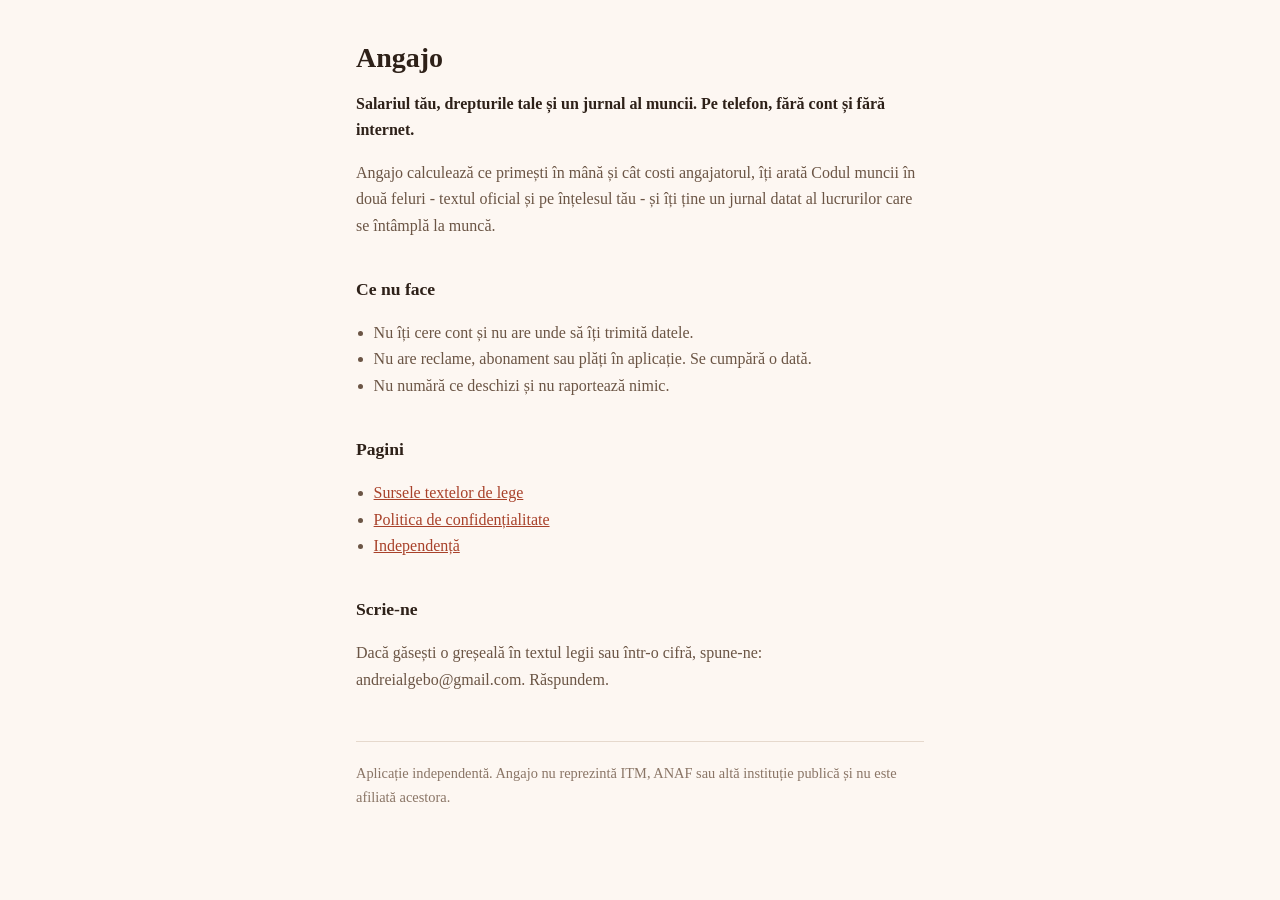
<file: index.html>
<!doctype html>
<html lang="ro">
<head>
<meta charset="utf-8">
<meta name="viewport" content="width=device-width,initial-scale=1">
<title>Angajo</title>
<link rel="stylesheet" href="style.css">
</head>
<body>
<div class="wrap">
<h1>Angajo</h1>
<p><strong>Salariul tău, drepturile tale și un jurnal al muncii. Pe telefon,
fără cont și fără internet.</strong></p>
<p>Angajo calculează ce primești în mână și cât costi angajatorul, îți arată
Codul muncii în două feluri - textul oficial și pe înțelesul tău - și îți ține
un jurnal datat al lucrurilor care se întâmplă la muncă.</p>
<h2>Ce nu face</h2>
<ul>
<li>Nu îți cere cont și nu are unde să îți trimită datele.</li>
<li>Nu are reclame, abonament sau plăți în aplicație. Se cumpără o dată.</li>
<li>Nu numără ce deschizi și nu raportează nimic.</li>
</ul>
<h2>Pagini</h2>
<ul>
<li><a href="surse.html">Sursele textelor de lege</a></li>
<li><a href="confidentialitate.html">Politica de confidențialitate</a></li>
<li><a href="independenta.html">Independență</a></li>
</ul>
<h2>Scrie-ne</h2>
<p>Dacă găsești o greșeală în textul legii sau într-o cifră, spune-ne:
andreialgebo@gmail.com. Răspundem.</p>
<p class="foot">Aplicație independentă. Angajo nu reprezintă ITM, ANAF sau altă instituție publică și nu este afiliată acestora.</p>
</div>
</body>
</html>
</file>
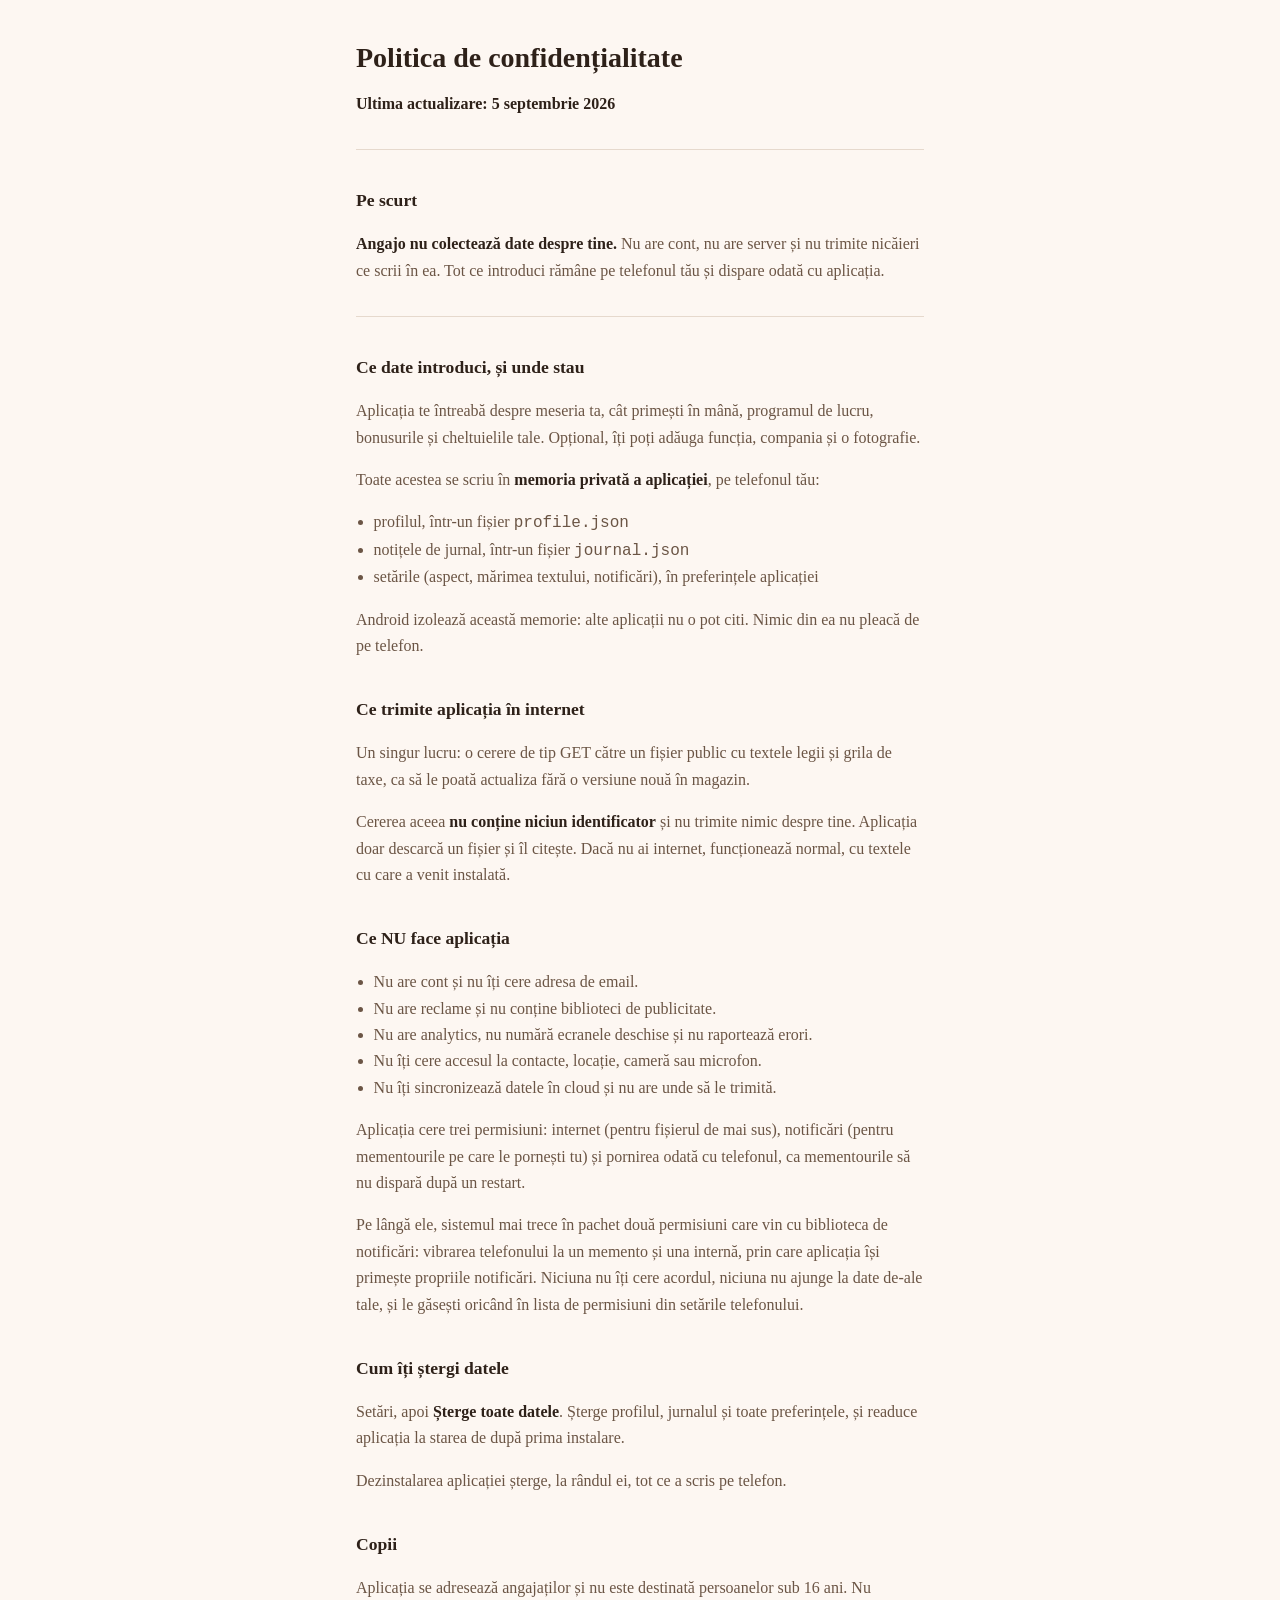
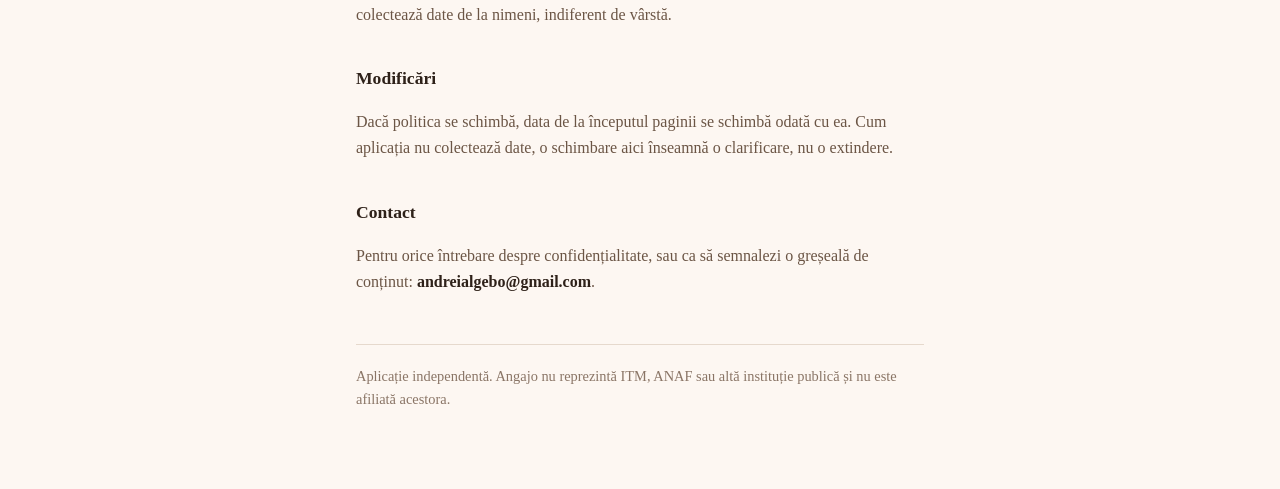
<file: confidentialitate.html>
<!doctype html>
<html lang="ro">
<head>
<meta charset="utf-8">
<meta name="viewport" content="width=device-width,initial-scale=1">
<title>Politica de confidențialitate · Angajo</title>
<link rel="stylesheet" href="style.css">
</head>
<body>
<div class="wrap">
<h1>Politica de confidențialitate</h1>
<p><strong>Ultima actualizare: 5 septembrie 2026</strong></p>
<hr>
<h2>Pe scurt</h2>
<p><strong>Angajo nu colectează date despre tine.</strong> Nu are cont, nu are server și nu trimite nicăieri ce scrii în ea. Tot ce introduci rămâne pe telefonul tău și dispare odată cu aplicația.</p>
<hr>
<h2>Ce date introduci, și unde stau</h2>
<p>Aplicația te întreabă despre meseria ta, cât primești în mână, programul de lucru, bonusurile și cheltuielile tale. Opțional, îți poți adăuga funcția, compania și o fotografie.</p>
<p>Toate acestea se scriu în <strong>memoria privată a aplicației</strong>, pe telefonul tău:</p>
<ul>
<li>profilul, într-un fișier <code>profile.json</code></li>
<li>notițele de jurnal, într-un fișier <code>journal.json</code></li>
<li>setările (aspect, mărimea textului, notificări), în preferințele aplicației</li>
</ul>
<p>Android izolează această memorie: alte aplicații nu o pot citi. Nimic din ea nu pleacă de pe telefon.</p>
<h2>Ce trimite aplicația în internet</h2>
<p>Un singur lucru: o cerere de tip GET către un fișier public cu textele legii și grila de taxe, ca să le poată actualiza fără o versiune nouă în magazin.</p>
<p>Cererea aceea <strong>nu conține niciun identificator</strong> și nu trimite nimic despre tine. Aplicația doar descarcă un fișier și îl citește. Dacă nu ai internet, funcționează normal, cu textele cu care a venit instalată.</p>
<h2>Ce NU face aplicația</h2>
<ul>
<li>Nu are cont și nu îți cere adresa de email.</li>
<li>Nu are reclame și nu conține biblioteci de publicitate.</li>
<li>Nu are analytics, nu numără ecranele deschise și nu raportează erori.</li>
<li>Nu îți cere accesul la contacte, locație, cameră sau microfon.</li>
<li>Nu îți sincronizează datele în cloud și nu are unde să le trimită.</li>
</ul>
<p>Aplicația cere trei permisiuni: internet (pentru fișierul de mai sus), notificări (pentru mementourile pe care le pornești tu) și pornirea odată cu telefonul, ca mementourile să nu dispară după un restart.</p>
<p>Pe lângă ele, sistemul mai trece în pachet două permisiuni care vin cu biblioteca de notificări: vibrarea telefonului la un memento și una internă, prin care aplicația își primește propriile notificări. Niciuna nu îți cere acordul, niciuna nu ajunge la date de-ale tale, și le găsești oricând în lista de permisiuni din setările telefonului.</p>
<h2>Cum îți ștergi datele</h2>
<p>Setări, apoi <strong>Șterge toate datele</strong>. Șterge profilul, jurnalul și toate preferințele, și readuce aplicația la starea de după prima instalare.</p>
<p>Dezinstalarea aplicației șterge, la rândul ei, tot ce a scris pe telefon.</p>
<h2>Copii</h2>
<p>Aplicația se adresează angajaților și nu este destinată persoanelor sub 16 ani. Nu colectează date de la nimeni, indiferent de vârstă.</p>
<h2>Modificări</h2>
<p>Dacă politica se schimbă, data de la începutul paginii se schimbă odată cu ea. Cum aplicația nu colectează date, o schimbare aici înseamnă o clarificare, nu o extindere.</p>
<h2>Contact</h2>
<p>Pentru orice întrebare despre confidențialitate, sau ca să semnalezi o greșeală de conținut: <strong>andreialgebo@gmail.com</strong>.</p>
<p class="foot">Aplicație independentă. Angajo nu reprezintă ITM, ANAF sau altă instituție publică și nu este afiliată acestora.</p>
</div>
</body>
</html>
</file>
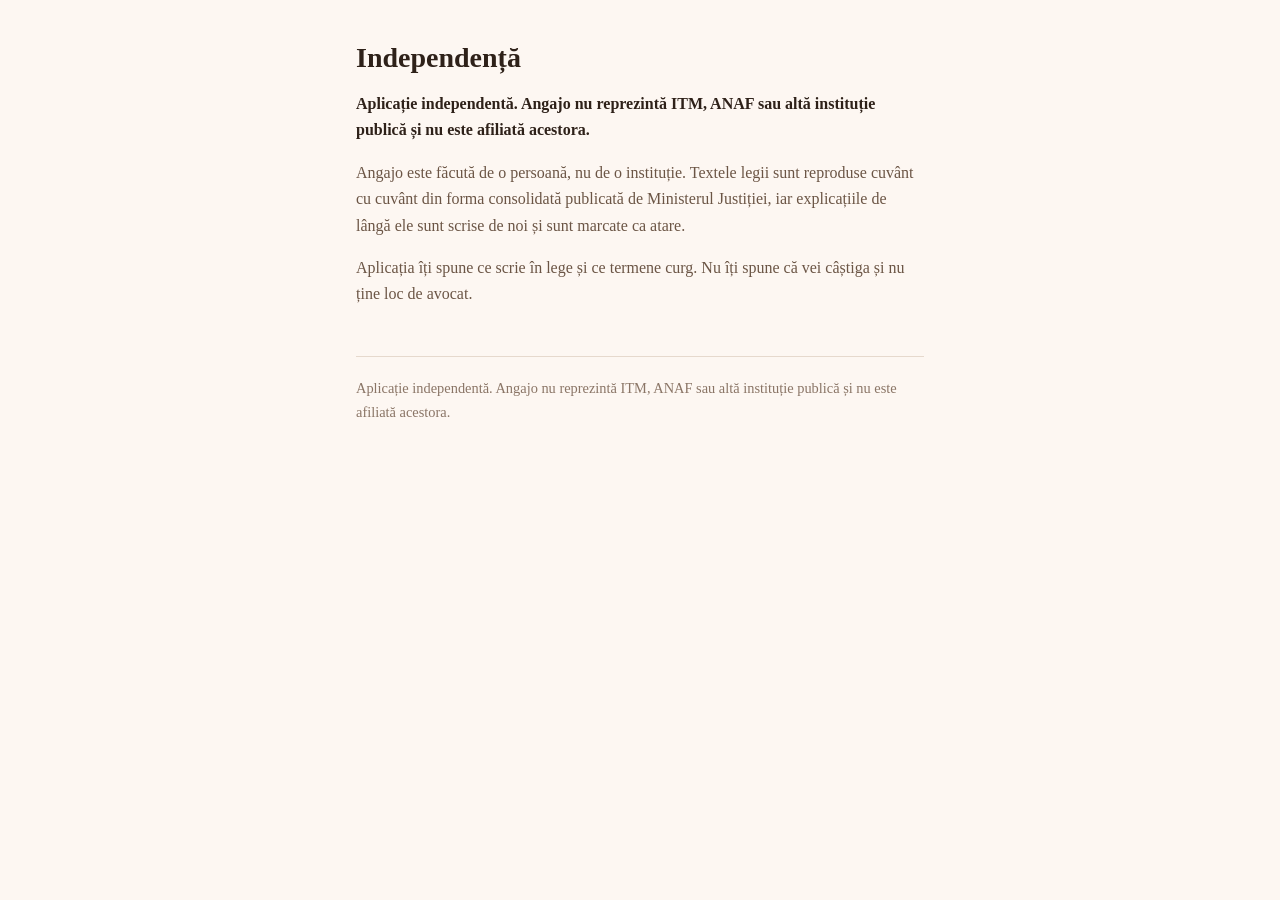
<file: independenta.html>
<!doctype html>
<html lang="ro">
<head>
<meta charset="utf-8">
<meta name="viewport" content="width=device-width,initial-scale=1">
<title>Independență · Angajo</title>
<link rel="stylesheet" href="style.css">
</head>
<body>
<div class="wrap">
<h1>Independență</h1>
<p><strong>Aplicație independentă. Angajo nu reprezintă ITM, ANAF sau altă instituție publică și nu este afiliată acestora.</strong></p>
<p>Angajo este făcută de o persoană, nu de o instituție. Textele legii sunt reproduse cuvânt cu cuvânt din forma consolidată publicată de Ministerul Justiției, iar explicațiile de lângă ele sunt scrise de noi și sunt marcate ca atare.</p>
<p>Aplicația îți spune ce scrie în lege și ce termene curg. Nu îți spune că vei câștiga și nu ține loc de avocat.</p>
<p class="foot">Aplicație independentă. Angajo nu reprezintă ITM, ANAF sau altă instituție publică și nu este afiliată acestora.</p>
</div>
</body>
</html>
</file>
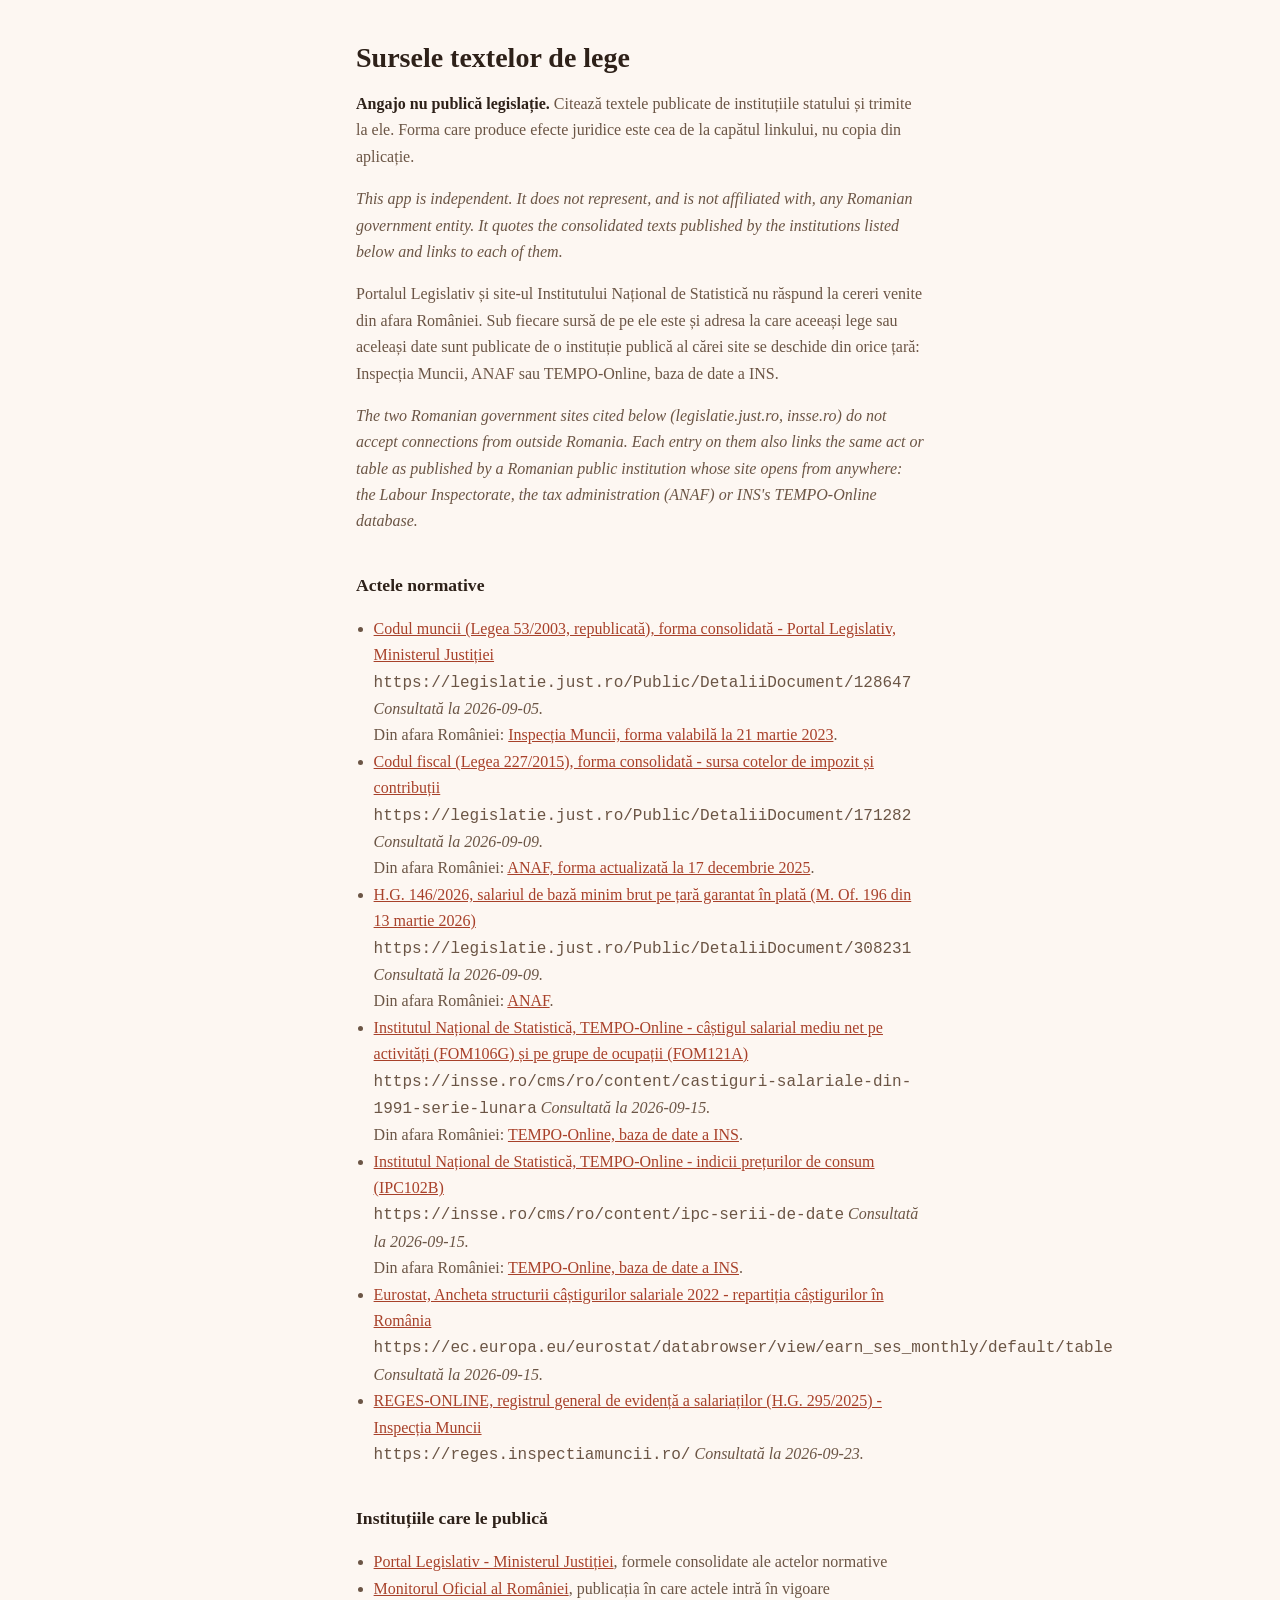
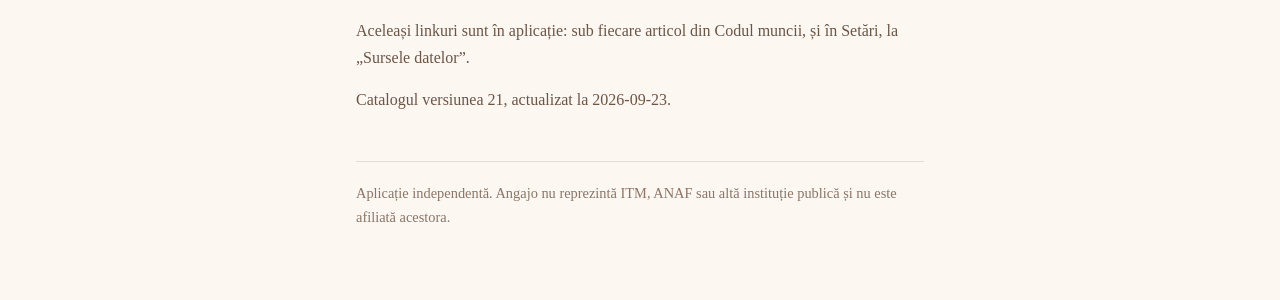
<file: surse.html>
<!doctype html>
<html lang="ro">
<head>
<meta charset="utf-8">
<meta name="viewport" content="width=device-width,initial-scale=1">
<title>Sursele textelor de lege · Angajo</title>
<link rel="stylesheet" href="style.css">
</head>
<body>
<div class="wrap">
<h1>Sursele textelor de lege</h1>
<p><strong>Angajo nu publică legislație.</strong> Citează textele publicate de
instituțiile statului și trimite la ele. Forma care produce efecte juridice
este cea de la capătul linkului, nu copia din aplicație.</p>
<p lang="en"><em>This app is independent. It does not represent, and is not
affiliated with, any Romanian government entity. It quotes the consolidated
texts published by the institutions listed below and links to each of
them.</em></p>
<p>Portalul Legislativ și site-ul Institutului Național de Statistică nu
răspund la cereri venite din afara României. Sub fiecare sursă de pe ele este
și adresa la care aceeași lege sau aceleași date sunt publicate de o instituție
publică al cărei site se deschide din orice țară: Inspecția Muncii, ANAF sau
TEMPO-Online, baza de date a INS.</p>
<p lang="en"><em>The two Romanian government sites cited below
(legislatie.just.ro, insse.ro) do not accept connections from outside Romania.
Each entry on them also links the same act or table as published by a
Romanian public institution whose site opens from anywhere: the Labour
Inspectorate, the tax administration (ANAF) or INS's TEMPO-Online
database.</em></p>
<h2>Actele normative</h2>
<ul>
<li><a href="https://legislatie.just.ro/Public/DetaliiDocument/128647">Codul muncii (Legea 53/2003, republicată), forma consolidată - Portal Legislativ, Ministerul Justiției</a><br><code>https://legislatie.just.ro/Public/DetaliiDocument/128647</code> <em>Consultată la 2026-09-05.</em><br>Din afara României: <a href="https://www.inspectiamuncii.ro/documents/558066/58123041/CODUL+MUNCII+din+24+ianuarie+2003.pdf/74898488-ba66-483c-a185-1eab00d43892">Inspecția Muncii, forma valabilă la 21 martie 2023</a>.</li>
<li><a href="https://legislatie.just.ro/Public/DetaliiDocument/171282">Codul fiscal (Legea 227/2015), forma consolidată - sursa cotelor de impozit și contribuții</a><br><code>https://legislatie.just.ro/Public/DetaliiDocument/171282</code> <em>Consultată la 2026-09-09.</em><br>Din afara României: <a href="https://static.anaf.ro/static/10/Anaf/legislatie/Cod_fiscal_norme_2023.htm">ANAF, forma actualizată la 17 decembrie 2025</a>.</li>
<li><a href="https://legislatie.just.ro/Public/DetaliiDocument/308231">H.G. 146/2026, salariul de bază minim brut pe țară garantat în plată (M. Of. 196 din 13 martie 2026)</a><br><code>https://legislatie.just.ro/Public/DetaliiDocument/308231</code> <em>Consultată la 2026-09-09.</em><br>Din afara României: <a href="https://static.anaf.ro/static/10/Anaf/legislatie/HG_146_2026.pdf">ANAF</a>.</li>
<li><a href="https://insse.ro/cms/ro/content/castiguri-salariale-din-1991-serie-lunara">Institutul Național de Statistică, TEMPO-Online - câștigul salarial mediu net pe activități (FOM106G) și pe grupe de ocupații (FOM121A)</a><br><code>https://insse.ro/cms/ro/content/castiguri-salariale-din-1991-serie-lunara</code> <em>Consultată la 2026-09-15.</em><br>Din afara României: <a href="http://statistici.insse.ro:8077/tempo-online/">TEMPO-Online, baza de date a INS</a>.</li>
<li><a href="https://insse.ro/cms/ro/content/ipc-serii-de-date">Institutul Național de Statistică, TEMPO-Online - indicii prețurilor de consum (IPC102B)</a><br><code>https://insse.ro/cms/ro/content/ipc-serii-de-date</code> <em>Consultată la 2026-09-15.</em><br>Din afara României: <a href="http://statistici.insse.ro:8077/tempo-online/">TEMPO-Online, baza de date a INS</a>.</li>
<li><a href="https://ec.europa.eu/eurostat/databrowser/view/earn_ses_monthly/default/table">Eurostat, Ancheta structurii câștigurilor salariale 2022 - repartiția câștigurilor în România</a><br><code>https://ec.europa.eu/eurostat/databrowser/view/earn_ses_monthly/default/table</code> <em>Consultată la 2026-09-15.</em></li>
<li><a href="https://reges.inspectiamuncii.ro/">REGES-ONLINE, registrul general de evidență a salariaților (H.G. 295/2025) - Inspecția Muncii</a><br><code>https://reges.inspectiamuncii.ro/</code> <em>Consultată la 2026-09-23.</em></li>
</ul>
<h2>Instituțiile care le publică</h2>
<ul>
<li><a href="https://legislatie.just.ro">Portal Legislativ - Ministerul
Justiției</a>, formele consolidate ale actelor normative</li>
<li><a href="https://www.monitoruloficial.ro">Monitorul Oficial al
României</a>, publicația în care actele intră în vigoare</li>
</ul>
<p>Aceleași linkuri sunt în aplicație: sub fiecare articol din Codul muncii, și
în Setări, la „Sursele datelor”.</p>
<p>Catalogul versiunea 21, actualizat la 2026-09-23.</p>
<p class="foot">Aplicație independentă. Angajo nu reprezintă ITM, ANAF sau altă instituție publică și nu este afiliată acestora.</p>
</div>
</body>
</html>
</file>
<file: style.css>
:root{--paper:#FDF7F2;--ink:#2E2119;--secondary:#6B5545;--muted:#8A7566;
--brand:#A8412A;--line:#E6D9CD}
*{box-sizing:border-box}
body{margin:0;background:var(--paper);color:var(--ink);
font:16px/1.65 Georgia,'Times New Roman',serif;
-webkit-text-size-adjust:100%}
.wrap{max-width:38rem;margin:0 auto;padding:2.5rem 1.25rem 4rem}
h1{font-size:1.75rem;line-height:1.25;margin:0 0 .35rem;font-weight:600}
h2{font-size:1.1rem;margin:2.25rem 0 .5rem;font-weight:600}
p,li{color:var(--secondary)}
strong{color:var(--ink)}
ul{padding-left:1.1rem}
a{color:var(--brand)}
hr{border:0;border-top:1px solid var(--line);margin:2rem 0}
.stamp{display:inline-block;margin-bottom:1.5rem;padding:.3rem .6rem;
border:1px solid var(--line);border-radius:4px;color:var(--muted);
font:600 11px/1 ui-monospace,SFMono-Regular,Menlo,monospace;
letter-spacing:.08em;text-transform:uppercase}
.note{color:var(--muted);font-size:.9rem}
.foot{margin-top:3rem;padding-top:1.25rem;border-top:1px solid var(--line);
color:var(--muted);font-size:.9rem}
@media (prefers-color-scheme:dark){
:root{--paper:#1B1512;--ink:#F2E8DF;--secondary:#C9B5A5;--muted:#A38E7C;
--brand:#D9765C;--line:#3A2E27}}
</file>
